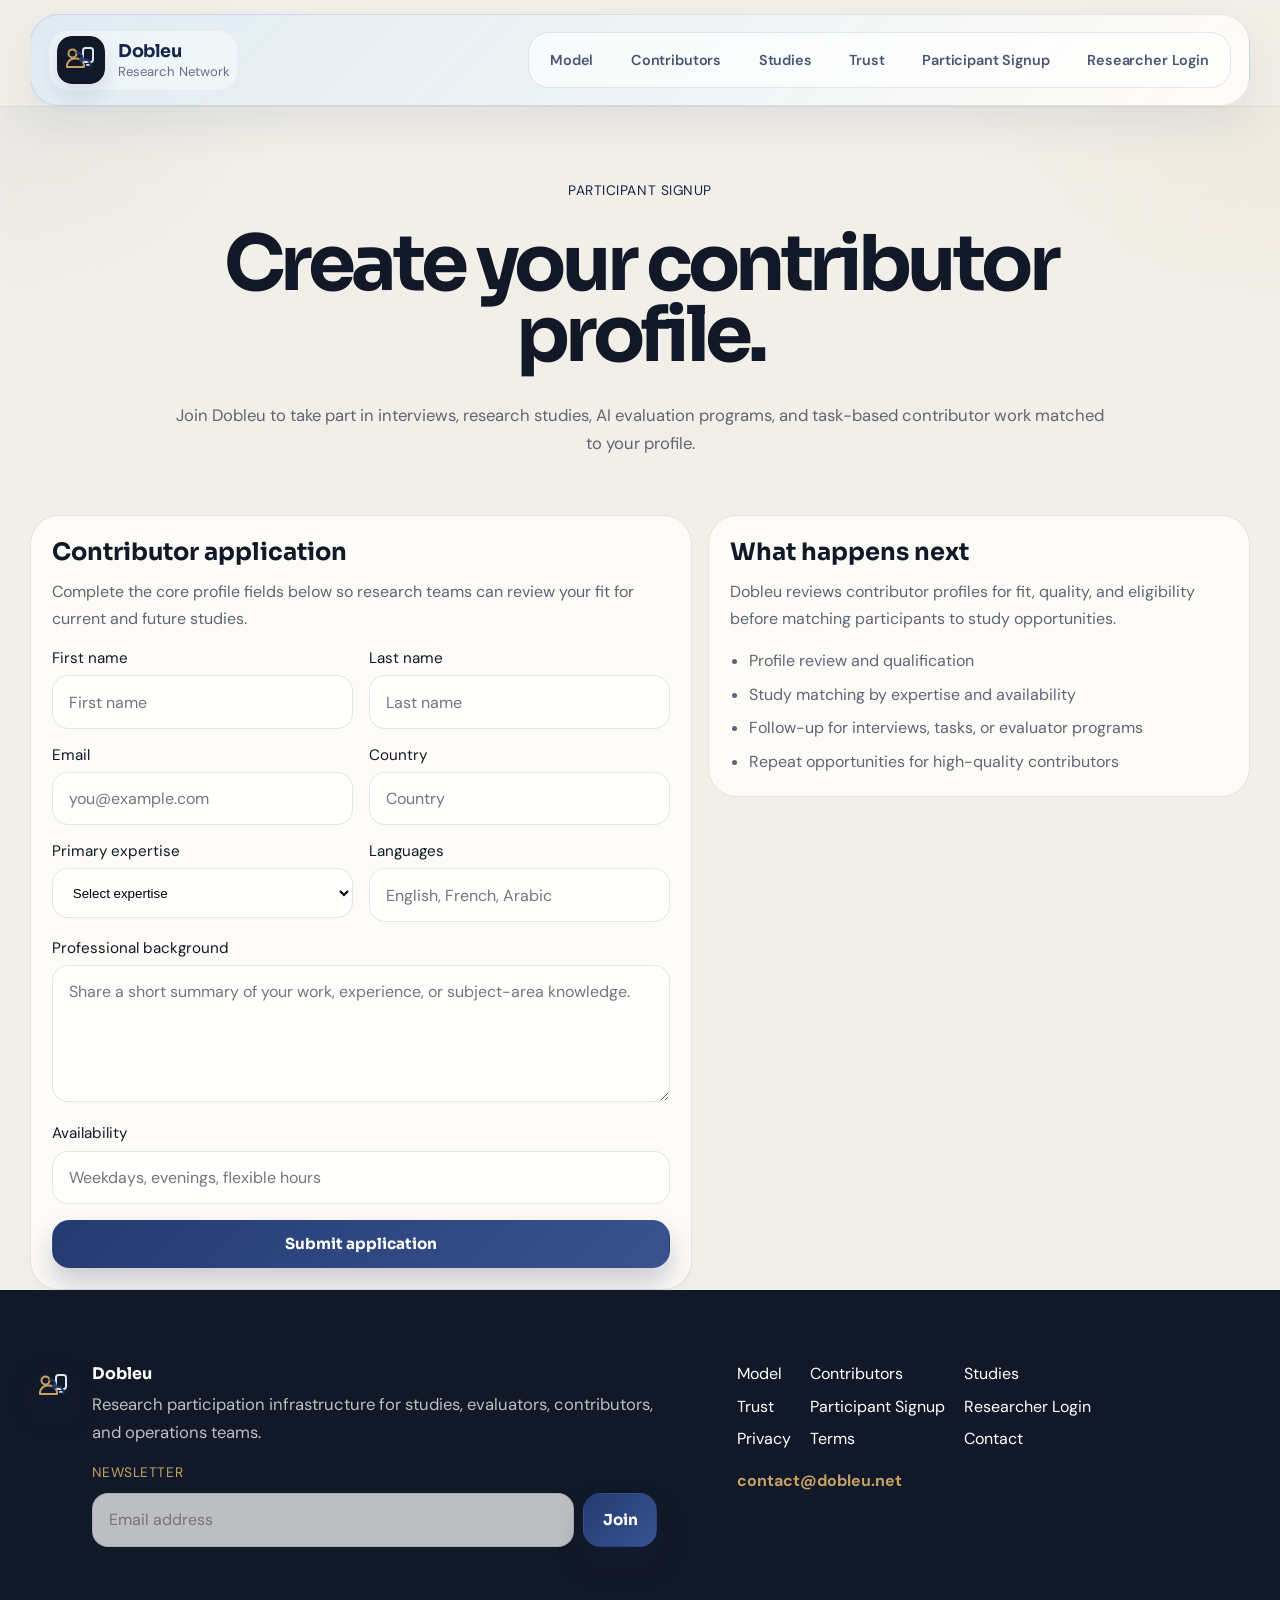
<file: participant-signup.html>
<!DOCTYPE html>
<html lang="en">
<head>
  <meta charset="UTF-8">
  <meta name="viewport" content="width=device-width, initial-scale=1.0">
  <meta name="description" content="Join Dobleu as a research participant and create a contributor profile for studies, interviews, and evaluation programs.">
  <title>Dobleu | Participant Signup</title>
  <link rel="preconnect" href="https://fonts.googleapis.com">
  <link rel="preconnect" href="https://fonts.gstatic.com" crossorigin>
  <link href="https://fonts.googleapis.com/css2?family=Sora:wght@500;600;700;800&family=DM+Sans:wght@400;500;700&display=swap" rel="stylesheet">
  <link rel="icon" href="logo-mark.svg" type="image/svg+xml">
  <link rel="stylesheet" href="style.css">
</head>
<body>
  <div class="site-chrome"></div>
  <header class="site-header">
    <div class="shell nav-shell">
      <a class="brand-link" href="./index.html" aria-label="Dobleu home">
        <img class="brand-mark" src="logo-mark.svg" alt="Dobleu logo">
        <div class="brand-copy">
          <span class="brand-name">Dobleu</span>
          <span class="brand-subtitle">Research Network</span>
        </div>
      </a>
      <nav class="main-nav" aria-label="Primary navigation">
        <a href="./index.html#model">Model</a>
        <a href="./index.html#contributors">Contributors</a>
        <a href="./index.html#studies">Studies</a>
        <a href="./index.html#trust">Trust</a>
        <a href="./participant-signup.html">Participant Signup</a>
        <a href="./researcher-login.html">Researcher Login</a>
      </nav>
    </div>
  </header>
  <main>
    <section class="page-hero">
      <div class="shell page-hero-shell">
        <div class="section-heading section-heading-tight">
          <span class="eyebrow">Participant Signup</span>
          <h1>Create your contributor profile.</h1>
          <p class="section-copy">Join Dobleu to take part in interviews, research studies, AI evaluation programs, and task-based contributor work matched to your profile.</p>
        </div>
      </div>
    </section>
    <section class="auth-stage">
      <div class="shell auth-shell">
        <article class="auth-panel">
          <h2>Contributor application</h2>
          <p>Complete the core profile fields below so research teams can review your fit for current and future studies.</p>
          <form class="auth-form" action="#" method="post">
            <div class="auth-grid-two">
              <label><span>First name</span><input type="text" name="first_name" placeholder="First name" required></label>
              <label><span>Last name</span><input type="text" name="last_name" placeholder="Last name" required></label>
            </div>
            <div class="auth-grid-two">
              <label><span>Email</span><input type="email" name="email" placeholder="you@example.com" required></label>
              <label><span>Country</span><input type="text" name="country" placeholder="Country" required></label>
            </div>
            <div class="auth-grid-two">
              <label>
                <span>Primary expertise</span>
                <select name="expertise" required>
                  <option value="">Select expertise</option>
                  <option>General participant</option>
                  <option>AI evaluator</option>
                  <option>Healthcare specialist</option>
                  <option>Finance specialist</option>
                  <option>Technical professional</option>
                  <option>Product user researcher</option>
                </select>
              </label>
              <label><span>Languages</span><input type="text" name="languages" placeholder="English, French, Arabic" required></label>
            </div>
            <label><span>Professional background</span><textarea name="background" rows="5" placeholder="Share a short summary of your work, experience, or subject-area knowledge." required></textarea></label>
            <label><span>Availability</span><input type="text" name="availability" placeholder="Weekdays, evenings, flexible hours" required></label>
            <button class="button button-solid" type="submit">Submit application</button>
          </form>
        </article>
        <aside class="auth-aside">
          <h2>What happens next</h2>
          <p>Dobleu reviews contributor profiles for fit, quality, and eligibility before matching participants to study opportunities.</p>
          <ul class="auth-list">
            <li>Profile review and qualification</li>
            <li>Study matching by expertise and availability</li>
            <li>Follow-up for interviews, tasks, or evaluator programs</li>
            <li>Repeat opportunities for high-quality contributors</li>
          </ul>
        </aside>
      </div>
    </section>
  </main>
  <footer class="site-footer">
    <div class="shell footer-shell">
      <div class="footer-brand">
        <img class="brand-mark" src="logo-mark.svg" alt="Dobleu logo">
        <div>
          <div class="footer-brand-text">
            <strong>Dobleu</strong>
            <p>Research participation infrastructure for studies, evaluators, contributors, and operations teams.</p>
          </div>
          <form class="footer-newsletter" action="#" method="post">
            <label for="participant-footer-newsletter-email">Newsletter</label>
            <div class="footer-newsletter-row">
              <input id="participant-footer-newsletter-email" type="email" name="footer-newsletter-email" placeholder="Email address" required>
              <button class="button button-solid" type="submit">Join</button>
            </div>
          </form>
        </div>
      </div>
      <div class="footer-links">
        <a href="./index.html#model">Model</a>
        <a href="./index.html#contributors">Contributors</a>
        <a href="./index.html#studies">Studies</a>
        <a href="./index.html#trust">Trust</a>
        <a href="./participant-signup.html">Participant Signup</a>
        <a href="./researcher-login.html">Researcher Login</a>
        <a href="./privacy.html">Privacy</a>
        <a href="./terms.html">Terms</a>
        <a href="./contact.html">Contact</a>
        <div class="footer-contact-meta">
          <a href="mailto:contact@dobleu.net">contact@dobleu.net</a>
         
        </div>
      </div>
    </div>
  </footer>
  <script src="script.js"></script>
</body>
</html>
</file>
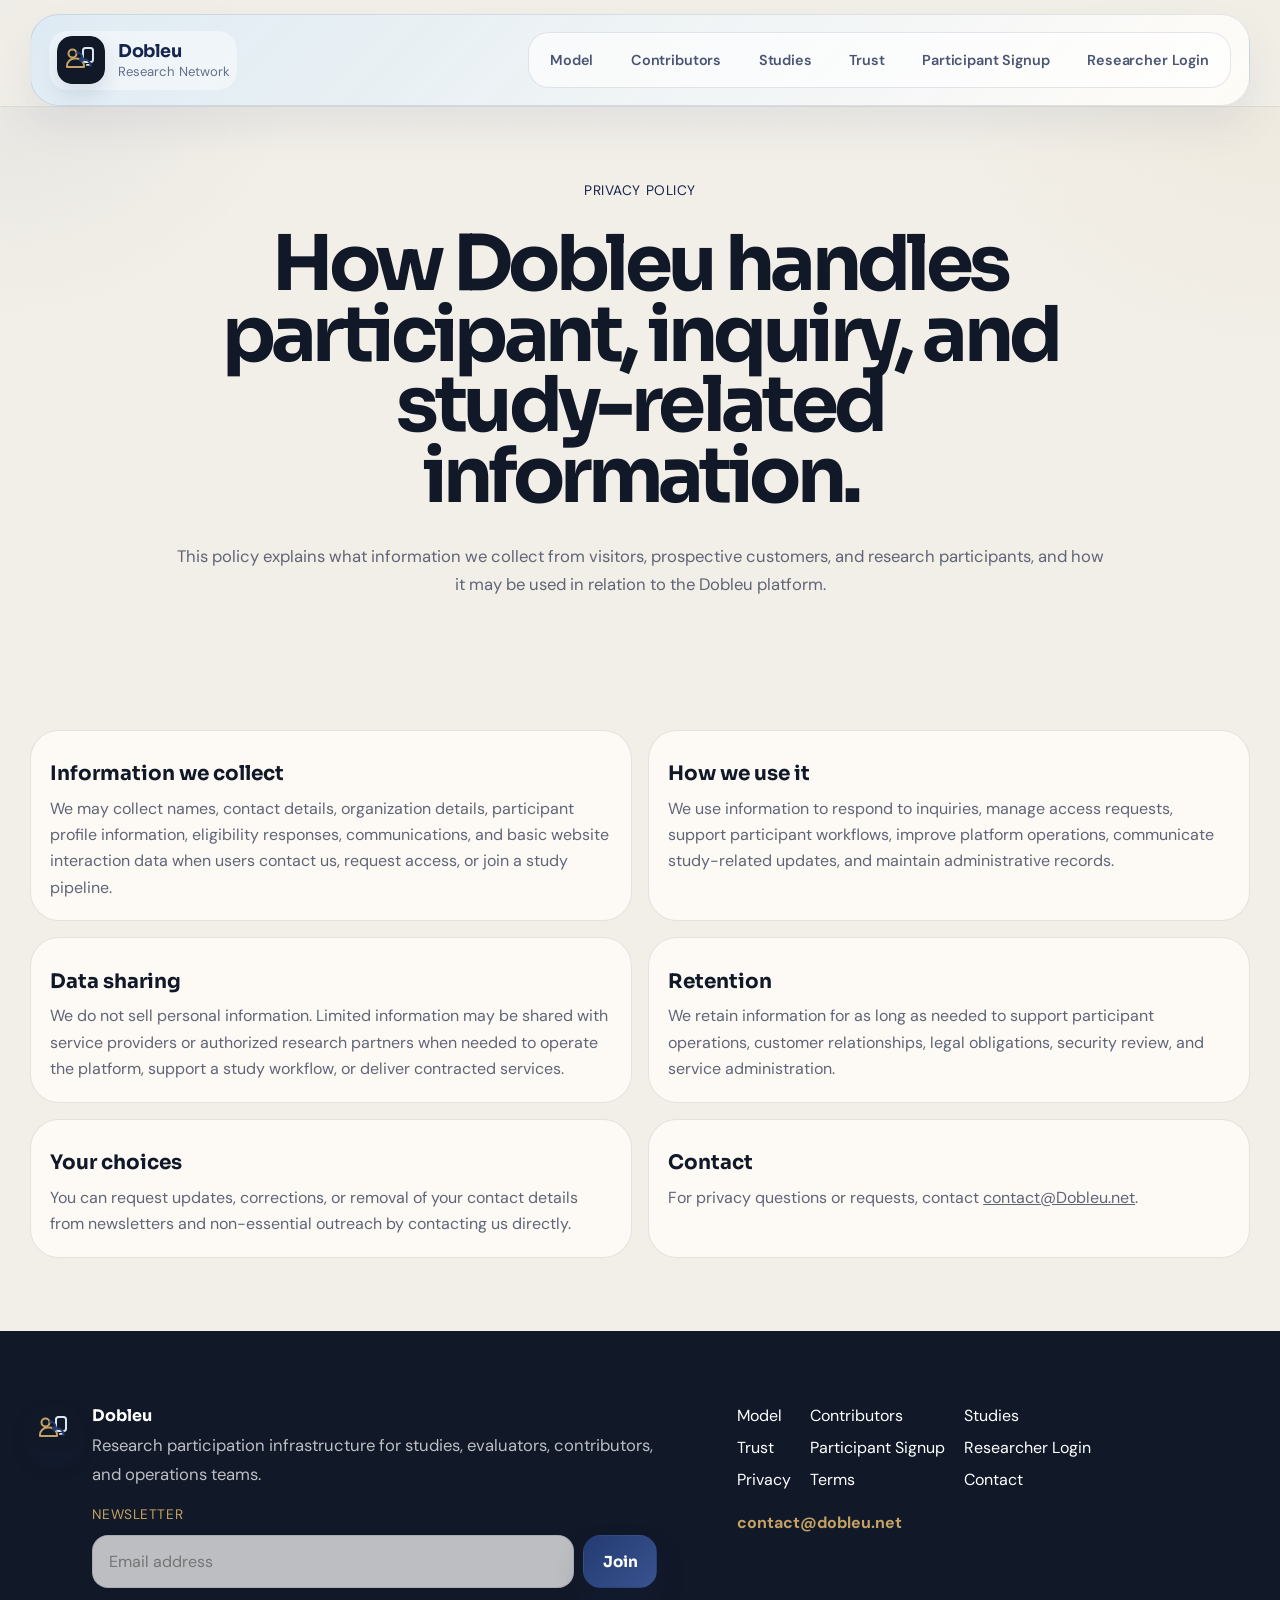
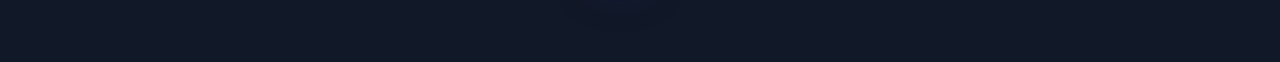
<file: privacy.html>
<!DOCTYPE html>
<html lang="en">
<head>
  <meta charset="UTF-8">
  <meta name="viewport" content="width=device-width, initial-scale=1.0">
  <meta name="description" content="Dobleu privacy policy for participants, research teams, and prospective customers.">
  <title>Dobleu | Privacy Policy</title>
  <link rel="preconnect" href="https://fonts.googleapis.com">
  <link rel="preconnect" href="https://fonts.gstatic.com" crossorigin>
  <link href="https://fonts.googleapis.com/css2?family=Sora:wght@500;600;700;800&family=DM+Sans:wght@400;500;700&display=swap" rel="stylesheet">
  <link rel="icon" href="logo-mark.svg" type="image/svg+xml">
  <link rel="stylesheet" href="style.css">
</head>
<body>
  <div class="site-chrome"></div>
  <header class="site-header">
    <div class="shell nav-shell">
      <a class="brand-link" href="./index.html" aria-label="Dobleu home">
        <img class="brand-mark" src="logo-mark.svg" alt="Dobleu logo">
        <div class="brand-copy">
          <span class="brand-name">Dobleu</span>
          <span class="brand-subtitle">Research Network</span>
        </div>
      </a>
      <nav class="main-nav" aria-label="Primary navigation">
        <a href="./index.html#model">Model</a>
        <a href="./index.html#contributors">Contributors</a>
        <a href="./index.html#studies">Studies</a>
        <a href="./index.html#trust">Trust</a>
        <a href="./participant-signup.html">Participant Signup</a>
        <a href="./researcher-login.html">Researcher Login</a>
      </nav>
    </div>
  </header>

  <main>
    <section class="page-hero">
      <div class="shell page-hero-shell">
        <div class="section-heading section-heading-tight">
          <span class="eyebrow">Privacy Policy</span>
          <h1>How Dobleu handles participant, inquiry, and study-related information.</h1>
          <p class="section-copy">This policy explains what information we collect from visitors, prospective customers, and research participants, and how it may be used in relation to the Dobleu platform.</p>
        </div>
      </div>
    </section>

    <section class="legal-stage">
      <div class="shell legal-shell">
        <article class="legal-card-panel">
          <h2>Information we collect</h2>
          <p>We may collect names, contact details, organization details, participant profile information, eligibility responses, communications, and basic website interaction data when users contact us, request access, or join a study pipeline.</p>
        </article>
        <article class="legal-card-panel">
          <h2>How we use it</h2>
          <p>We use information to respond to inquiries, manage access requests, support participant workflows, improve platform operations, communicate study-related updates, and maintain administrative records.</p>
        </article>
        <article class="legal-card-panel">
          <h2>Data sharing</h2>
          <p>We do not sell personal information. Limited information may be shared with service providers or authorized research partners when needed to operate the platform, support a study workflow, or deliver contracted services.</p>
        </article>
        <article class="legal-card-panel">
          <h2>Retention</h2>
          <p>We retain information for as long as needed to support participant operations, customer relationships, legal obligations, security review, and service administration.</p>
        </article>
        <article class="legal-card-panel">
          <h2>Your choices</h2>
          <p>You can request updates, corrections, or removal of your contact details from newsletters and non-essential outreach by contacting us directly.</p>
        </article>
        <article class="legal-card-panel">
          <h2>Contact</h2>
          <p>For privacy questions or requests, contact <a href="mailto:contact@Dobleu.net">contact@Dobleu.net</a>.</p>
        </article>
      </div>
    </section>
  </main>

  <footer class="site-footer">
    <div class="shell footer-shell">
      <div class="footer-brand">
        <img class="brand-mark" src="logo-mark.svg" alt="Dobleu logo">
        <div>
          <div class="footer-brand-text">
            <strong>Dobleu</strong>
            <p>Research participation infrastructure for studies, evaluators, contributors, and operations teams.</p>
          </div>
          <form class="footer-newsletter" action="#" method="post">
            <label for="privacy-footer-newsletter-email">Newsletter</label>
            <div class="footer-newsletter-row">
              <input id="privacy-footer-newsletter-email" type="email" name="footer-newsletter-email" placeholder="Email address" required>
              <button class="button button-solid" type="submit">Join</button>
            </div>
          </form>
        </div>
      </div>
      <div class="footer-links">
        <a href="./index.html#model">Model</a>
        <a href="./index.html#contributors">Contributors</a>
        <a href="./index.html#studies">Studies</a>
        <a href="./index.html#trust">Trust</a>
        <a href="./participant-signup.html">Participant Signup</a>
        <a href="./researcher-login.html">Researcher Login</a>
        <a href="./privacy.html">Privacy</a>
        <a href="./terms.html">Terms</a>
        <a href="./contact.html">Contact</a>
        <div class="footer-contact-meta">
          <a href="mailto:contact@Dobleu.net">contact@dobleu.net</a>
          
        </div>
      </div>
    </div>
  </footer>
</body>
</html>
</file>
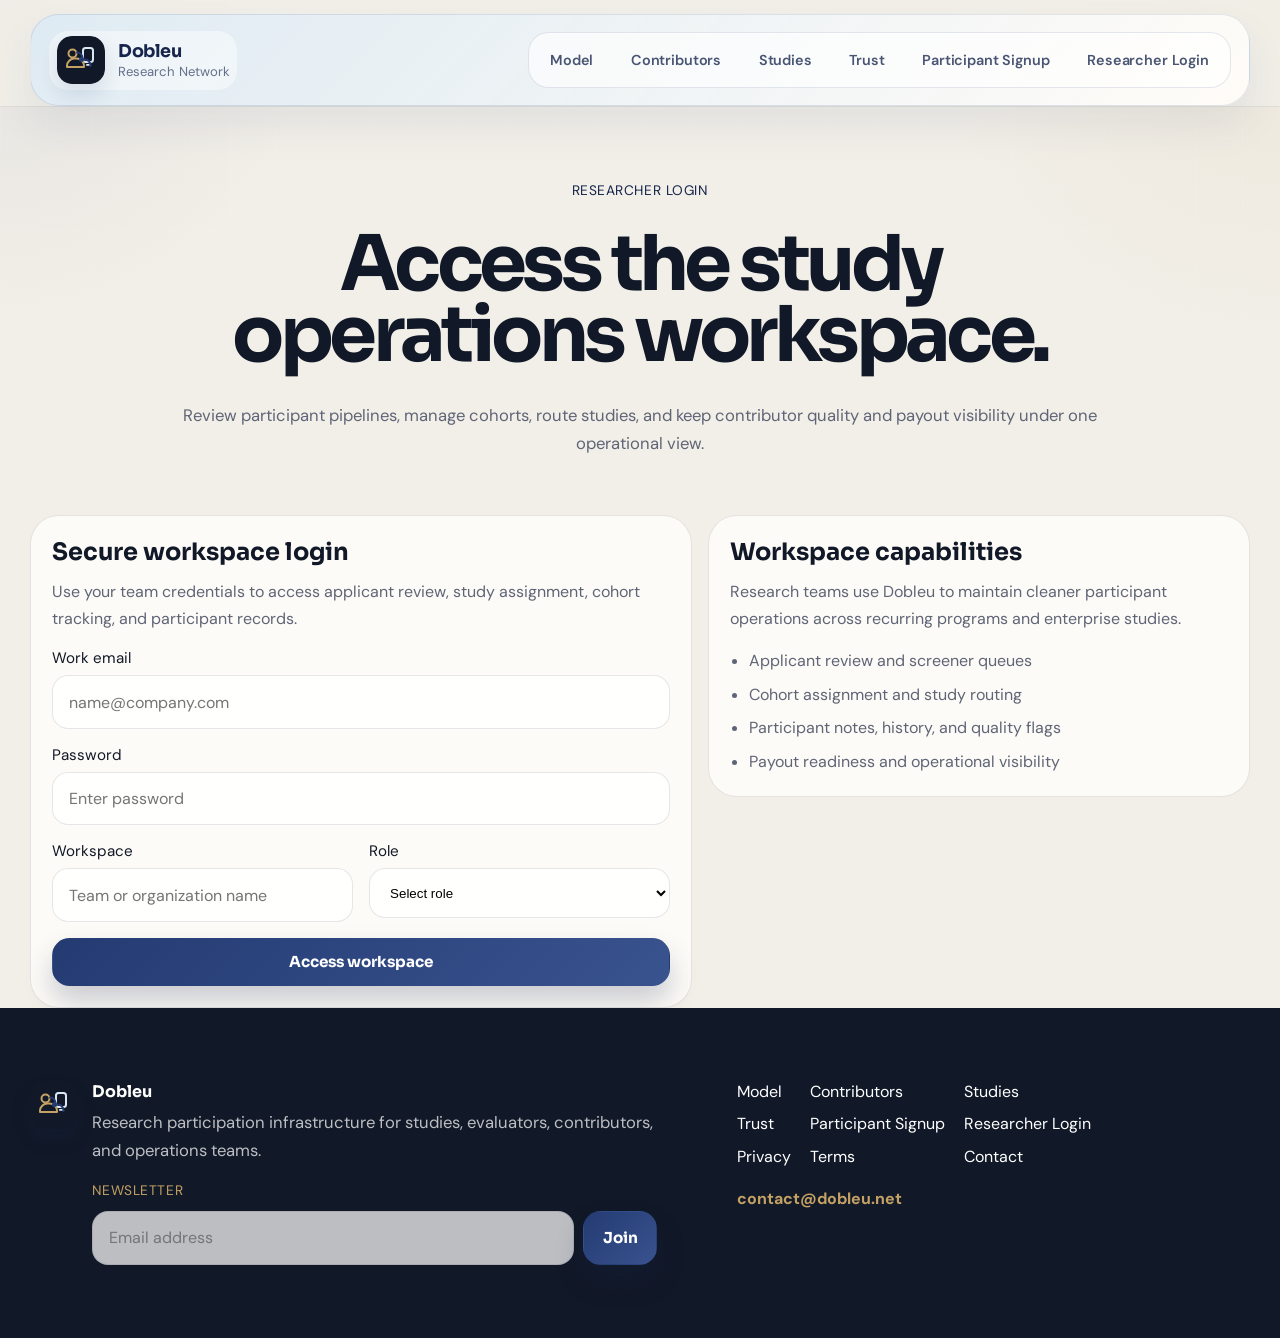
<file: researcher-login.html>
<!DOCTYPE html>
<html lang="en">
<head>
  <meta charset="UTF-8">
  <meta name="viewport" content="width=device-width, initial-scale=1.0">
  <meta name="description" content="Dobleu researcher login for study operations, cohort review, and participant workflow management.">
  <title>Dobleu | Researcher Login</title>
  <link rel="preconnect" href="https://fonts.googleapis.com">
  <link rel="preconnect" href="https://fonts.gstatic.com" crossorigin>
  <link href="https://fonts.googleapis.com/css2?family=Sora:wght@500;600;700;800&family=DM+Sans:wght@400;500;700&display=swap" rel="stylesheet">
  <link rel="icon" href="logo-mark.svg" type="image/svg+xml">
  <link rel="stylesheet" href="style.css">
</head>
<body>
  <div class="site-chrome"></div>
  <header class="site-header">
    <div class="shell nav-shell">
      <a class="brand-link" href="./index.html" aria-label="Dobleu home">
        <img class="brand-mark" src="logo-mark.svg" alt="Dobleu logo">
        <div class="brand-copy">
          <span class="brand-name">Dobleu</span>
          <span class="brand-subtitle">Research Network</span>
        </div>
      </a>
      <nav class="main-nav" aria-label="Primary navigation">
        <a href="./index.html#model">Model</a>
        <a href="./index.html#contributors">Contributors</a>
        <a href="./index.html#studies">Studies</a>
        <a href="./index.html#trust">Trust</a>
        <a href="./participant-signup.html">Participant Signup</a>
        <a href="./researcher-login.html">Researcher Login</a>
      </nav>
    </div>
  </header>
  <main>
    <section class="page-hero">
      <div class="shell page-hero-shell">
        <div class="section-heading section-heading-tight">
          <span class="eyebrow">Researcher Login</span>
          <h1>Access the study operations workspace.</h1>
          <p class="section-copy">Review participant pipelines, manage cohorts, route studies, and keep contributor quality and payout visibility under one operational view.</p>
        </div>
      </div>
    </section>
    <section class="auth-stage">
      <div class="shell auth-shell">
        <article class="auth-panel">
          <h2>Secure workspace login</h2>
          <p>Use your team credentials to access applicant review, study assignment, cohort tracking, and participant records.</p>
          <form class="auth-form" action="#" method="post">
            <label><span>Work email</span><input type="email" name="email" placeholder="name@company.com" required></label>
            <label><span>Password</span><input type="password" name="password" placeholder="Enter password" required></label>
            <div class="auth-grid-two">
              <label><span>Workspace</span><input type="text" name="workspace" placeholder="Team or organization name" required></label>
              <label>
                <span>Role</span>
                <select name="role" required>
                  <option value="">Select role</option>
                  <option>Research lead</option>
                  <option>Operations manager</option>
                  <option>Study coordinator</option>
                  <option>Evaluator program owner</option>
                </select>
              </label>
            </div>
            <button class="button button-solid" type="submit">Access workspace</button>
          </form>
        </article>
        <aside class="auth-aside">
          <h2>Workspace capabilities</h2>
          <p>Research teams use Dobleu to maintain cleaner participant operations across recurring programs and enterprise studies.</p>
          <ul class="auth-list">
            <li>Applicant review and screener queues</li>
            <li>Cohort assignment and study routing</li>
            <li>Participant notes, history, and quality flags</li>
            <li>Payout readiness and operational visibility</li>
          </ul>
        </aside>
      </div>
    </section>
  </main>
  <footer class="site-footer">
    <div class="shell footer-shell">
      <div class="footer-brand">
        <img class="brand-mark" src="logo-mark.svg" alt="Dobleu logo">
        <div>
          <div class="footer-brand-text">
            <strong>Dobleu</strong>
            <p>Research participation infrastructure for studies, evaluators, contributors, and operations teams.</p>
          </div>
          <form class="footer-newsletter" action="#" method="post">
            <label for="researcher-footer-newsletter-email">Newsletter</label>
            <div class="footer-newsletter-row">
              <input id="researcher-footer-newsletter-email" type="email" name="footer-newsletter-email" placeholder="Email address" required>
              <button class="button button-solid" type="submit">Join</button>
            </div>
          </form>
        </div>
      </div>
      <div class="footer-links">
        <a href="./index.html#model">Model</a>
        <a href="./index.html#contributors">Contributors</a>
        <a href="./index.html#studies">Studies</a>
        <a href="./index.html#trust">Trust</a>
        <a href="./participant-signup.html">Participant Signup</a>
        <a href="./researcher-login.html">Researcher Login</a>
        <a href="./privacy.html">Privacy</a>
        <a href="./terms.html">Terms</a>
        <a href="./contact.html">Contact</a>
        <div class="footer-contact-meta">
          <a href="mailto:contact@dobleu.net">contact@dobleu.net</a>
        
        </div>
      </div>
    </div>
  </footer>
  <script src="script.js"></script>
</body>
</html>
</file>
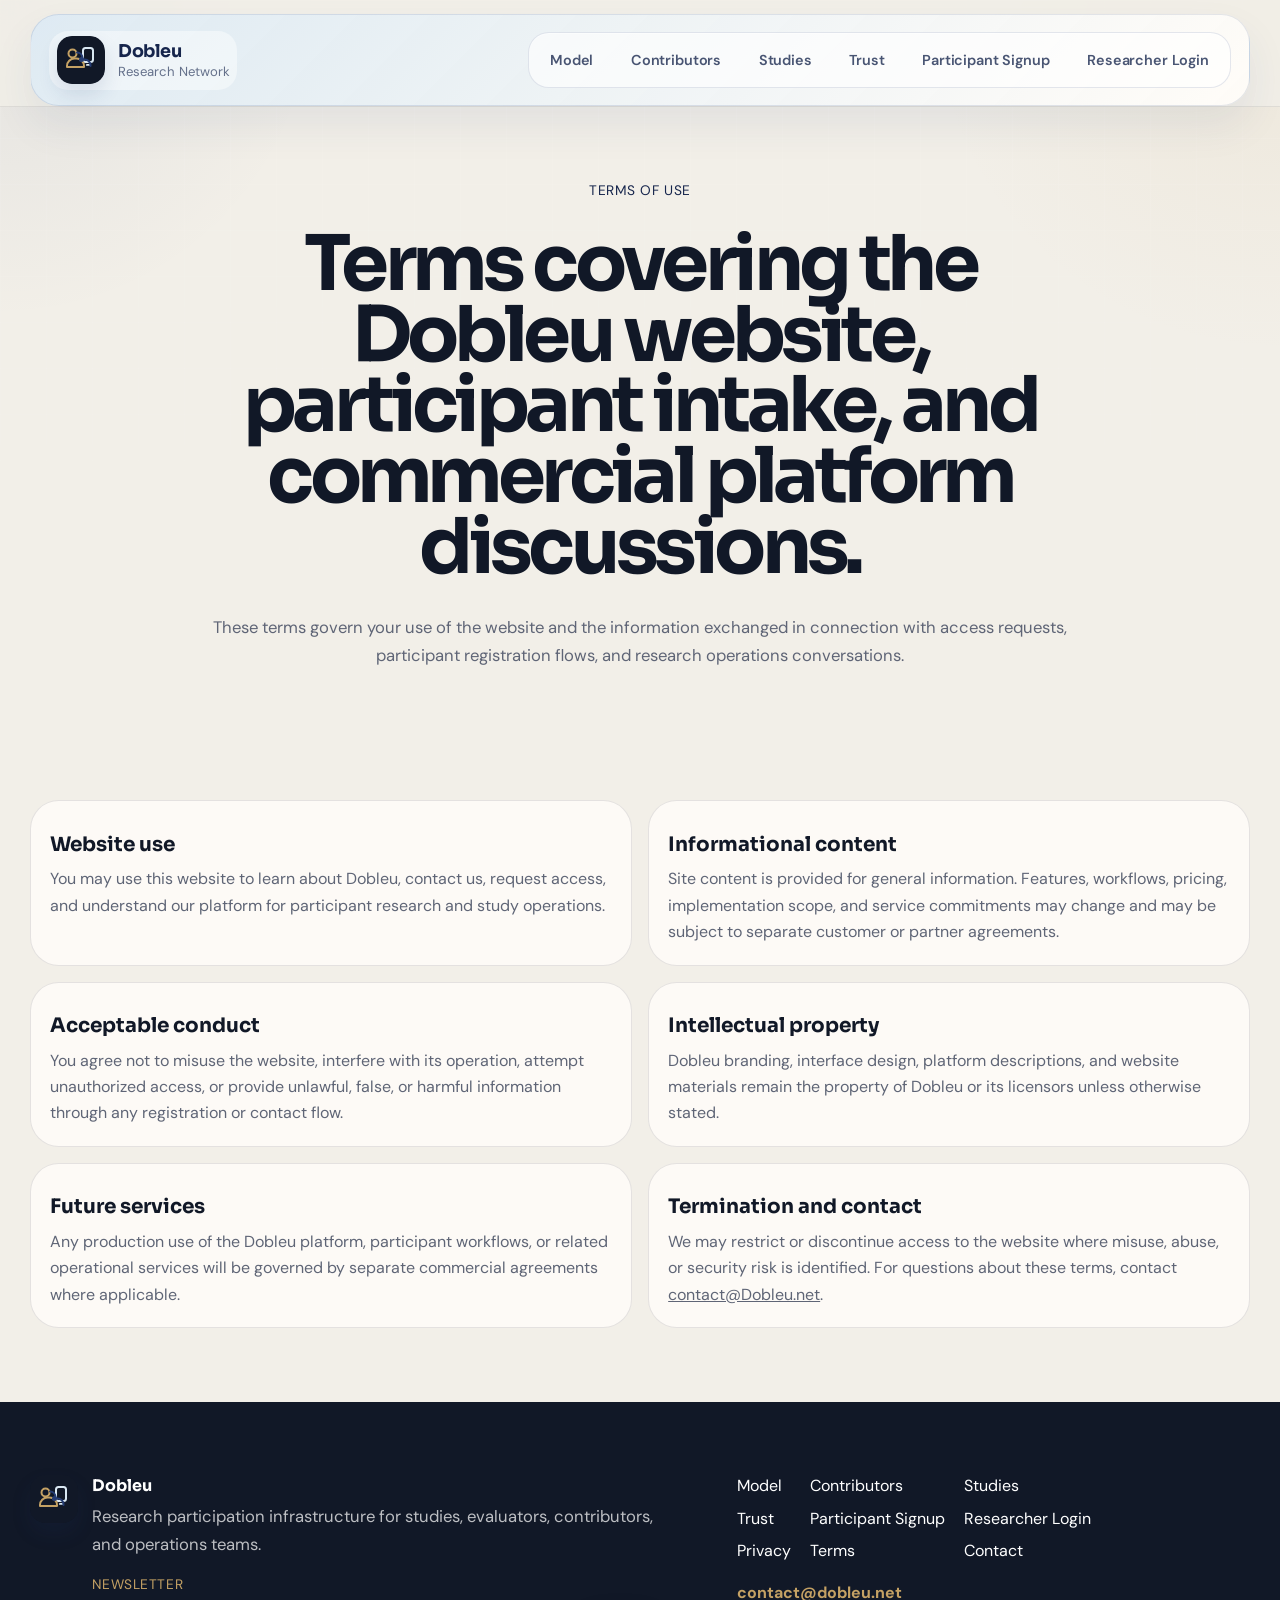
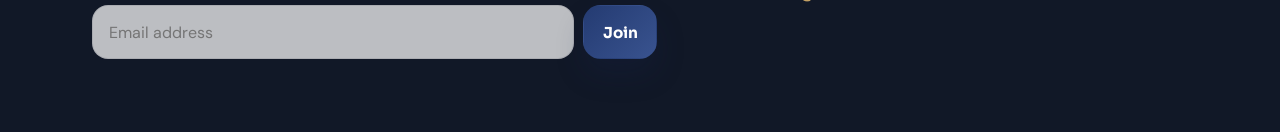
<file: terms.html>
<!DOCTYPE html>
<html lang="en">
<head>
  <meta charset="UTF-8">
  <meta name="viewport" content="width=device-width, initial-scale=1.0">
  <meta name="description" content="Dobleu terms for website visitors, participant intake, and research operations platform usage.">
  <title>Dobleu | Terms of Use</title>
  <link rel="preconnect" href="https://fonts.googleapis.com">
  <link rel="preconnect" href="https://fonts.gstatic.com" crossorigin>
  <link href="https://fonts.googleapis.com/css2?family=Sora:wght@500;600;700;800&family=DM+Sans:wght@400;500;700&display=swap" rel="stylesheet">
  <link rel="icon" href="logo-mark.svg" type="image/svg+xml">
  <link rel="stylesheet" href="style.css">
</head>
<body>
  <div class="site-chrome"></div>
  <header class="site-header">
    <div class="shell nav-shell">
      <a class="brand-link" href="./index.html" aria-label="Dobleu home">
        <img class="brand-mark" src="logo-mark.svg" alt="Dobleu logo">
        <div class="brand-copy">
          <span class="brand-name">Dobleu</span>
          <span class="brand-subtitle">Research Network</span>
        </div>
      </a>
      <nav class="main-nav" aria-label="Primary navigation">
        <a href="./index.html#model">Model</a>
        <a href="./index.html#contributors">Contributors</a>
        <a href="./index.html#studies">Studies</a>
        <a href="./index.html#trust">Trust</a>
        <a href="./participant-signup.html">Participant Signup</a>
        <a href="./researcher-login.html">Researcher Login</a>
      </nav>
    </div>
  </header>

  <main>
    <section class="page-hero">
      <div class="shell page-hero-shell">
        <div class="section-heading section-heading-tight">
          <span class="eyebrow">Terms of Use</span>
          <h1>Terms covering the Dobleu website, participant intake, and commercial platform discussions.</h1>
          <p class="section-copy">These terms govern your use of the website and the information exchanged in connection with access requests, participant registration flows, and research operations conversations.</p>
        </div>
      </div>
    </section>

    <section class="legal-stage">
      <div class="shell legal-shell">
        <article class="legal-card-panel">
          <h2>Website use</h2>
          <p>You may use this website to learn about Dobleu, contact us, request access, and understand our platform for participant research and study operations.</p>
        </article>
        <article class="legal-card-panel">
          <h2>Informational content</h2>
          <p>Site content is provided for general information. Features, workflows, pricing, implementation scope, and service commitments may change and may be subject to separate customer or partner agreements.</p>
        </article>
        <article class="legal-card-panel">
          <h2>Acceptable conduct</h2>
          <p>You agree not to misuse the website, interfere with its operation, attempt unauthorized access, or provide unlawful, false, or harmful information through any registration or contact flow.</p>
        </article>
        <article class="legal-card-panel">
          <h2>Intellectual property</h2>
          <p>Dobleu branding, interface design, platform descriptions, and website materials remain the property of Dobleu or its licensors unless otherwise stated.</p>
        </article>
        <article class="legal-card-panel">
          <h2>Future services</h2>
          <p>Any production use of the Dobleu platform, participant workflows, or related operational services will be governed by separate commercial agreements where applicable.</p>
        </article>
        <article class="legal-card-panel">
          <h2>Termination and contact</h2>
          <p>We may restrict or discontinue access to the website where misuse, abuse, or security risk is identified. For questions about these terms, contact <a href="mailto:contact@Dobleu.net">contact@Dobleu.net</a>.</p>
        </article>
      </div>
    </section>
  </main>

  <footer class="site-footer">
    <div class="shell footer-shell">
      <div class="footer-brand">
        <img class="brand-mark" src="logo-mark.svg" alt="Dobleu logo">
        <div>
          <div class="footer-brand-text">
            <strong>Dobleu</strong>
            <p>Research participation infrastructure for studies, evaluators, contributors, and operations teams.</p>
          </div>
          <form class="footer-newsletter" action="#" method="post">
            <label for="terms-footer-newsletter-email">Newsletter</label>
            <div class="footer-newsletter-row">
              <input id="terms-footer-newsletter-email" type="email" name="footer-newsletter-email" placeholder="Email address" required>
              <button class="button button-solid" type="submit">Join</button>
            </div>
          </form>
        </div>
      </div>
      <div class="footer-links">
        <a href="./index.html#model">Model</a>
        <a href="./index.html#contributors">Contributors</a>
        <a href="./index.html#studies">Studies</a>
        <a href="./index.html#trust">Trust</a>
        <a href="./participant-signup.html">Participant Signup</a>
        <a href="./researcher-login.html">Researcher Login</a>
        <a href="./privacy.html">Privacy</a>
        <a href="./terms.html">Terms</a>
        <a href="./contact.html">Contact</a>
        <div class="footer-contact-meta">
          <a href="mailto:contact@dobleu.net">contact@dobleu.net</a>
         
        </div>
      </div>
    </div>
  </footer>
</body>
</html>
</file>
<file: style.css>
:root {
  --bg: #f2efe8;
  --surface: #fffcf7;
  --surface-2: #ebe3d7;
  --ink: #111827;
  --muted: #5f6576;
  --line: rgba(15, 18, 32, 0.1);
  --violet: #243b72;
  --violet-deep: #16254c;
  --pink: #92724d;
  --cyan: #d9e7f2;
  --gold: #c4a164;
  --night: #111827;
  --night-2: #1b2740;
  --white: #ffffff;
}

*,
*::before,
*::after {
  box-sizing: border-box;
}

html {
  scroll-behavior: smooth;
}

body {
  margin: 0;
  font-family: "DM Sans", sans-serif;
  color: var(--ink);
  background:
    radial-gradient(circle at top left, rgba(36, 59, 114, 0.07), transparent 20rem),
    radial-gradient(circle at top right, rgba(196, 161, 100, 0.1), transparent 22rem),
    var(--bg);
}

img {
  display: block;
  max-width: 100%;
}

a {
  color: inherit;
}

button,
input,
textarea {
  font: inherit;
}

h1,
h2,
h3,
strong,
.brand-name,
.button {
  font-family: "Sora", sans-serif;
  font-weight: 700;
}

h1,
h2,
h3,
p {
  margin: 0;
}

.shell {
  width: min(1220px, calc(100% - 2rem));
  margin: 0 auto;
}

.site-chrome {
  position: fixed;
  inset: 0;
  pointer-events: none;
  background:
    linear-gradient(rgba(255, 255, 255, 0.26) 1px, transparent 1px),
    linear-gradient(90deg, rgba(255, 255, 255, 0.26) 1px, transparent 1px);
  background-size: 46px 46px;
  mask-image: linear-gradient(180deg, rgba(0, 0, 0, 0.4), transparent 82%);
  z-index: 0;
}

.site-header,
main,
.site-footer {
  position: relative;
  z-index: 1;
}

.site-header {
  position: sticky;
  top: 0;
  z-index: 30;
  padding-top: 0.9rem;
  background: rgba(242, 239, 232, 0.86);
  backdrop-filter: blur(18px);
  border-bottom: 1px solid rgba(15, 18, 32, 0.08);
}

.nav-shell {
  display: flex;
  align-items: center;
  justify-content: space-between;
  gap: 1.1rem;
  min-height: 5.6rem;
  padding: 0.95rem 1.15rem;
  border: 1px solid rgba(36, 59, 114, 0.12);
  border-radius: 1.8rem;
  background:
    linear-gradient(135deg, rgba(217, 231, 242, 0.85), rgba(255, 252, 247, 0.92)),
    rgba(255, 255, 255, 0.88);
  box-shadow: 0 20px 40px rgba(36, 59, 114, 0.08);
}

.brand-link,
.brand-copy {
  display: flex;
  align-items: center;
}

.brand-link {
  gap: 0.85rem;
  text-decoration: none;
  padding: 0.35rem 0.45rem;
  border-radius: 1.2rem;
  background: rgba(255, 255, 255, 0.42);
}

.brand-mark {
  width: 3rem;
  height: 3rem;
  border-radius: 0.95rem;
  box-shadow: 0 10px 20px rgba(36, 59, 114, 0.12);
}

.brand-copy {
  flex-direction: column;
  align-items: flex-start;
  gap: 0.1rem;
}

.brand-name {
  font-size: 1.1rem;
  color: var(--violet-deep);
  letter-spacing: -0.03em;
}

.brand-subtitle {
  color: rgba(22, 37, 76, 0.64);
  font-size: 0.82rem;
}

.main-nav {
  display: flex;
  align-items: center;
  gap: 0.45rem;
  padding: 0.35rem;
  border: 1px solid rgba(36, 59, 114, 0.12);
  border-radius: 1.3rem;
  background: rgba(255, 255, 255, 0.62);
  box-shadow: inset 0 1px 0 rgba(255, 255, 255, 0.45);
}

.main-nav a,
.footer-links a {
  text-decoration: none;
}

.main-nav a {
  padding: 0.78rem 0.95rem;
  border-radius: 0.95rem;
  color: rgba(22, 37, 76, 0.78);
  font-size: 0.9rem;
  font-weight: 600;
  letter-spacing: -0.01em;
  transition: background-color 160ms ease, color 160ms ease, transform 160ms ease, box-shadow 160ms ease;
}

.main-nav a:hover,
.main-nav a:focus-visible {
  color: var(--violet-deep);
  background: rgba(217, 231, 242, 0.92);
  box-shadow: inset 0 0 0 1px rgba(36, 59, 114, 0.08);
  transform: translateY(-1px);
}

.button {
  display: inline-flex;
  align-items: center;
  justify-content: center;
  min-height: 3rem;
  padding: 0 1.15rem;
  border-radius: 1.1rem;
  border: 1px solid transparent;
  text-decoration: none;
  font-size: 0.95rem;
}

.button-solid {
  color: var(--white);
  background: linear-gradient(135deg, var(--violet), #39538f);
  box-shadow: 0 16px 28px rgba(22, 37, 76, 0.22);
}

.site-header .button-solid {
  min-height: 3.1rem;
  padding: 0 1.35rem;
  border-radius: 1rem;
  background: linear-gradient(135deg, #243b72, #39538f);
  box-shadow: 0 14px 28px rgba(36, 59, 114, 0.2);
}

.button-outline {
  color: var(--ink);
  background: rgba(255, 255, 255, 0.7);
  border-color: var(--line);
}

.button-outline-dark {
  color: var(--white);
  background: rgba(255, 255, 255, 0.06);
  border-color: rgba(255, 255, 255, 0.18);
}

.eyebrow,
.mini-label,
.footer-newsletter label,
.newsletter-panel span,
.contact-form-panel span {
  display: inline-block;
  font-size: 0.86rem;
  letter-spacing: 0.04em;
  text-transform: uppercase;
}

.eyebrow,
.mini-label {
  color: var(--violet-deep);
}

.hero-grid,
.platform-stage,
.contributors-stage,
.studies-stage,
.insight-stage,
.trust-stage,
.subscribe-stage,
.close-stage,
.page-hero,
.contact-stage,
.legal-stage,
.site-footer {
  padding: 4.6rem 0;
}

.hero-shell {
  display: grid;
  gap: 1.5rem;
  align-items: start;
  max-width: 74rem;
}

.hero-surface {
  position: relative;
  overflow: hidden;
  min-height: 38rem;
  border: 1px solid rgba(15, 18, 32, 0.08);
  border-radius: 2.4rem;
  background: #cfd6df;
  box-shadow: 0 30px 70px rgba(32, 39, 69, 0.16);
}

.hero-background-image {
  width: 100%;
  height: 100%;
  min-height: 38rem;
  object-fit: cover;
}

.hero-surface-overlay {
  position: absolute;
  inset: 0;
  display: grid;
  place-items: center;
  padding: 2rem;
  background:
    linear-gradient(180deg, rgba(15, 18, 32, 0.18), transparent 30%),
    linear-gradient(180deg, transparent 28%, rgba(15, 18, 32, 0.8));
}

.hero-copy {
  padding-top: 0;
  max-width: 52rem;
  margin: 0 auto;
  text-align: center;
  color: var(--white);
}

.hero-copy .eyebrow,
.section-heading .eyebrow {
  margin-bottom: 1rem;
}

.hero-copy h1,
.page-hero h1 {
  font-size: clamp(3rem, 6vw, 5.4rem);
  line-height: 0.92;
  letter-spacing: -0.06em;
  margin-bottom: 1rem;
}

.hero-intro,
.section-copy,
.close-actions p,
.footer-brand p {
  color: var(--muted);
  line-height: 1.7;
  font-size: 1.04rem;
}

.hero-copy .eyebrow,
.hero-copy .hero-intro,
.hero-copy h1 {
  color: var(--white);
}

.hero-copy .eyebrow {
  color: rgba(255, 255, 255, 0.76);
}

.hero-copy .hero-intro {
  max-width: 42rem;
  color: rgba(255, 255, 255, 0.82);
}

.hero-actions {
  display: flex;
  justify-content: center;
  gap: 0.85rem;
  margin-top: 1.7rem;
}

.hero-copy .button-outline {
  color: var(--white);
  background: rgba(255, 255, 255, 0.12);
  border-color: rgba(255, 255, 255, 0.24);
}

.tile,
.contributor-card,
.study-board,
.trust-card,
.newsletter-panel,
.contact-brief,
.contact-form-panel,
.legal-card-panel {
  border-radius: 1.8rem;
}

.tile,
.contributor-card,
.study-board,
.trust-card,
.newsletter-panel,
.contact-brief,
.contact-form-panel,
.legal-card-panel {
  border: 1px solid var(--line);
  background: rgba(255, 253, 249, 0.8);
}

.platform-photo img,
.contact-hero-image {
  width: 100%;
  height: 100%;
  object-fit: cover;
}

.card-image {
  width: 100%;
  height: auto;
  object-fit: cover;
}

.hero-proof {
  display: grid;
  grid-template-columns: repeat(3, minmax(0, 1fr));
  gap: 1rem;
}

.hero-proof-item {
  padding: 1rem 1.05rem;
  border: 1px solid var(--line);
  border-radius: 1.35rem;
  background: rgba(255, 255, 255, 0.56);
}

.hero-proof-item strong {
  display: block;
  margin-bottom: 0.35rem;
  font-size: 1rem;
}

.hero-proof-item span {
  color: var(--muted);
  line-height: 1.55;
  font-size: 0.95rem;
}

.hero-proof-navy {
  background: linear-gradient(180deg, #21355f, #182846);
  border-color: #21355f;
}

.hero-proof-slate {
  background: linear-gradient(180deg, #56657d, #455265);
  border-color: #56657d;
}

.hero-proof-gold {
  background: linear-gradient(180deg, #d3bc90, #c4a164);
  border-color: #c4a164;
}

.hero-proof-navy strong,
.hero-proof-slate strong,
.hero-proof-gold strong {
  color: var(--white);
}

.hero-proof-navy span,
.hero-proof-slate span {
  color: rgba(255, 255, 255, 0.84);
}

.hero-proof-gold strong,
.hero-proof-gold span {
  color: var(--ink);
}

.section-heading {
  display: grid;
  gap: 0.9rem;
  margin-bottom: 1.6rem;
  justify-items: center;
  text-align: center;
}

.section-heading h2 {
  font-size: clamp(2.25rem, 4.2vw, 3.5rem);
  line-height: 0.98;
  letter-spacing: -0.05em;
}

.section-heading-tight {
  max-width: 58rem;
  margin-left: auto;
  margin-right: auto;
}

.section-heading-wide {
  max-width: 66rem;
  margin-left: auto;
  margin-right: auto;
}

.platform-frame {
  display: grid;
  grid-template-columns: minmax(0, 0.9fr) minmax(300px, 0.92fr) minmax(0, 0.9fr);
  gap: 1rem;
  align-items: stretch;
}

.platform-column {
  display: grid;
  gap: 1rem;
}

.tile {
  padding: 1.2rem;
  min-height: 15rem;
}

.tile h3,
.contributor-card h3,
.trust-card strong,
.study-row strong,
.contact-brief h2,
.legal-card-panel h2 {
  margin: 0.7rem 0 0.6rem;
  font-size: 1.25rem;
}

.tile p,
.contributor-card p,
.trust-card p,
.contact-list,
.contact-note a,
.legal-card-panel p {
  color: var(--muted);
  line-height: 1.65;
}

.tile-cream {
  background: linear-gradient(180deg, #fff7eb, #fffdf9);
}

.tile-lilac {
  background: linear-gradient(180deg, #eef2f8, #fffdf9);
}

.tile-sky {
  background: linear-gradient(180deg, #edf4f8, #fffdf9);
}

.tile-ink {
  background: linear-gradient(180deg, #1d2943, #111827);
  color: var(--white);
}

.tile-ink .mini-label,
.tile-ink p {
  color: rgba(255, 255, 255, 0.75);
}

.platform-center {
  min-height: 100%;
}

.platform-photo {
  height: 100%;
  min-height: 32rem;
  overflow: hidden;
  border-radius: 2rem 2rem 5rem 2rem;
  box-shadow: 0 24px 48px rgba(32, 39, 69, 0.14);
}

.contributors-shell {
  display: grid;
  gap: 1rem;
}

.contributors-grid {
  display: grid;
  grid-template-columns: repeat(3, minmax(0, 1fr));
  gap: 1rem;
}

.contributor-card {
  overflow: hidden;
  padding: 0 0 1.2rem;
}

.card-image {
  aspect-ratio: 16 / 11;
}

.contributor-card h3,
.contributor-card p {
  padding: 0 1.2rem;
}

.studies-shell {
  display: grid;
  gap: 1rem;
}

.study-board {
  overflow: hidden;
  padding: 0.3rem 1.2rem;
}

.study-row {
  display: grid;
  grid-template-columns: minmax(0, 1.4fr) minmax(180px, 1fr) 110px;
  gap: 0.8rem;
  align-items: center;
  padding: 1rem 0;
  border-bottom: 1px solid var(--line);
}

.study-row:last-child {
  border-bottom: 0;
}

.study-row-head {
  color: var(--muted);
  font-size: 0.9rem;
}

.study-row em {
  justify-self: start;
  padding: 0.5rem 0.8rem 0.42rem;
  border-radius: 999px;
  background: rgba(113, 88, 255, 0.12);
  color: var(--violet-deep);
  font-style: normal;
  font-size: 0.82rem;
}

.trust-layout {
  display: grid;
  grid-template-columns: 1.2fr repeat(3, 1fr);
  gap: 1rem;
}

.insight-shell {
  display: grid;
  gap: 1rem;
}

.insight-layout {
  display: grid;
  grid-template-columns: minmax(0, 1.05fr) minmax(0, 1.15fr);
  gap: 1rem;
  align-items: stretch;
}

.insight-summary,
.insight-card {
  padding: 1.3rem;
  border: 1px solid var(--line);
  border-radius: 1.8rem;
}

.insight-summary {
  background: linear-gradient(180deg, #1d2943, #111827);
  color: var(--white);
}

.insight-summary .mini-label,
.insight-summary p,
.insight-summary .insight-metrics span {
  color: rgba(255, 255, 255, 0.76);
}

.insight-summary h3,
.insight-card h3 {
  margin: 0.7rem 0 0.65rem;
  font-size: 1.35rem;
}

.insight-summary p,
.insight-card p {
  line-height: 1.7;
}

.insight-metrics {
  display: grid;
  gap: 0.9rem;
  margin-top: 1.3rem;
}

.insight-metrics div {
  display: grid;
  gap: 0.35rem;
  padding-top: 0.9rem;
  border-top: 1px solid rgba(255, 255, 255, 0.12);
}

.insight-metrics strong {
  font-size: 1rem;
}

.insight-cards {
  display: grid;
  grid-template-columns: repeat(2, minmax(0, 1fr));
  gap: 1rem;
}

.insight-card {
  background: linear-gradient(180deg, #fffdf9, #f8f3eb);
}

.insight-card-highlight {
  grid-column: 1 / -1;
  background: linear-gradient(135deg, #e8eef7, #fffdf9);
}

.insight-card p {
  color: var(--muted);
}

.trust-card {
  padding: 1.2rem;
}

.trust-card-dark {
  background: linear-gradient(180deg, #233352, #111827);
  color: var(--white);
  border-color: rgba(255, 255, 255, 0.06);
}

.access-stage {
  padding: 0 0 4.6rem;
}

.access-shell {
  display: grid;
  grid-template-columns: repeat(2, minmax(0, 1fr));
  gap: 1rem;
}

.access-card {
  padding: 1.4rem;
  border: 1px solid var(--line);
  border-radius: 1.8rem;
}

.access-card h3 {
  margin: 0.7rem 0;
  font-size: 1.4rem;
}

.access-card p {
  margin-bottom: 1rem;
  color: var(--muted);
  line-height: 1.7;
}

.access-card-participant {
  background: linear-gradient(180deg, #fffaf3, #fffdf9);
}

.access-card-researcher {
  background: linear-gradient(180deg, #1b2740, #111827);
  border-color: rgba(255, 255, 255, 0.06);
  color: var(--white);
}

.access-card-researcher .mini-label,
.access-card-researcher p {
  color: rgba(255, 255, 255, 0.76);
}

.trust-card-dark .mini-label,
.trust-card-dark p {
  color: rgba(255, 255, 255, 0.75);
}

.subscribe-shell {
  display: grid;
  grid-template-columns: minmax(0, 1fr) minmax(300px, 0.62fr);
  gap: 1rem;
  align-items: end;
}

.newsletter-panel,
.contact-form-panel,
.legal-card-panel,
.contact-brief {
  padding: 1.2rem;
}

.newsletter-panel,
.footer-newsletter {
  display: grid;
  gap: 0.75rem;
}

.newsletter-panel input,
.footer-newsletter input,
.contact-form-panel input,
.contact-form-panel textarea {
  width: 100%;
  min-height: 3rem;
  padding: 0.95rem 1rem;
  border-radius: 1rem;
  border: 1px solid var(--line);
  background: rgba(255, 255, 255, 0.72);
}

.close-shell {
  display: grid;
  grid-template-columns: minmax(0, 0.92fr) minmax(260px, 0.8fr);
  gap: 1rem;
  align-items: end;
}

.subscribe-stage .close-shell {
  grid-template-columns: 1fr;
  justify-items: center;
  align-items: center;
}

.close-shell h2 {
  font-size: clamp(2.1rem, 4vw, 3rem);
  line-height: 1.02;
  letter-spacing: -0.05em;
}

.close-actions {
  display: grid;
  gap: 1rem;
}

.affiliate-stage {
  display: grid;
  justify-items: center;
  gap: 1.25rem;
  width: min(100%, 58rem);
}

.affiliate-stage h2 {
  font-size: clamp(2.1rem, 4vw, 3rem);
  line-height: 1.02;
  letter-spacing: -0.05em;
  text-align: center;
}

.affiliate-panel {
  display: grid;
  grid-template-columns: repeat(2, minmax(260px, 1fr));
  gap: 1.2rem;
  align-items: stretch;
  width: 100%;
}

.affiliate-panel img {
  width: 100%;
  min-height: 10.5rem;
  max-height: 10.5rem;
  object-fit: contain;
  padding: 1.6rem 1.75rem;
  border-radius: 1.4rem;
  border: 1px solid var(--line);
  background: rgba(255, 255, 255, 0.82);
  box-shadow: 0 18px 36px rgba(17, 24, 39, 0.08);
}

.page-hero {
  padding-bottom: 2rem;
}

.page-hero-shell {
  display: grid;
}

.contact-shell {
  display: grid;
  grid-template-columns: minmax(0, 0.84fr) minmax(0, 1fr);
  gap: 1rem;
}

.contact-hero-image {
  aspect-ratio: 16 / 10;
  border-radius: 1.25rem;
  margin-bottom: 1rem;
}

.contact-list {
  margin: 1rem 0 0;
  padding-left: 1.2rem;
}

.contact-list li + li {
  margin-top: 0.45rem;
}

.contact-note {
  margin-top: 1.4rem;
  padding-top: 1rem;
  border-top: 1px solid var(--line);
}

.contact-note strong {
  display: block;
  margin-bottom: 0.45rem;
}

.contact-form-panel label {
  display: block;
  margin-bottom: 1rem;
}

.contact-form-panel textarea {
  resize: vertical;
}

.legal-shell {
  display: grid;
  grid-template-columns: repeat(2, minmax(0, 1fr));
  gap: 1rem;
}

.auth-stage {
  padding-top: 0;
}

.auth-shell {
  display: grid;
  grid-template-columns: minmax(0, 0.88fr) minmax(320px, 0.72fr);
  gap: 1rem;
  align-items: start;
}

.auth-panel,
.auth-aside {
  padding: 1.3rem;
  border: 1px solid var(--line);
  border-radius: 1.8rem;
  background: rgba(255, 253, 249, 0.84);
}

.auth-panel h2,
.auth-aside h2 {
  margin-bottom: 0.8rem;
  font-size: 1.5rem;
}

.auth-panel p,
.auth-aside p,
.auth-list li {
  color: var(--muted);
  line-height: 1.65;
}

.auth-form {
  display: grid;
  gap: 1rem;
  margin-top: 1rem;
}

.auth-form label {
  display: block;
}

.auth-form span {
  display: block;
  margin-bottom: 0.45rem;
  text-transform: none;
  letter-spacing: 0;
  font-size: 0.95rem;
  color: var(--ink);
}

.auth-form input,
.auth-form select,
.auth-form textarea {
  width: 100%;
  min-height: 3rem;
  padding: 0.95rem 1rem;
  border-radius: 1rem;
  border: 1px solid var(--line);
  background: rgba(255, 255, 255, 0.8);
}

.auth-form textarea {
  resize: vertical;
}

.auth-grid-two {
  display: grid;
  grid-template-columns: repeat(2, minmax(0, 1fr));
  gap: 1rem;
}

.auth-list {
  margin: 1rem 0 0;
  padding-left: 1.2rem;
}

.auth-list li + li {
  margin-top: 0.45rem;
}

.site-footer {
  background: var(--night);
  color: var(--white);
}

.footer-shell {
  display: grid;
  grid-template-columns: minmax(0, 1.1fr) minmax(0, 0.9fr);
  gap: 1.25rem 5rem;
  align-items: start;
}

.footer-brand {
  display: flex;
  gap: 0.85rem;
  align-items: flex-start;
  grid-column: 1 / 2;
}

.footer-brand > div {
  display: grid;
  gap: 0.8rem;
}

.footer-brand-text {
  display: grid;
  gap: 0.35rem;
}

.footer-brand p {
  color: rgba(255, 255, 255, 0.72);
}

.footer-links {
  display: grid;
  grid-template-columns: repeat(3, minmax(0, max-content));
  gap: 0.7rem 1.2rem;
  align-content: start;
  justify-self: start;
  justify-items: start;
  text-align: left;
}

.footer-contact-meta {
  grid-column: 1 / -1;
  display: grid;
  gap: 0.3rem;
  margin-top: 0.65rem;
  justify-items: start;
}

.footer-contact-meta a,
.footer-contact-meta p {
  color: var(--gold);
  text-decoration: none;
}

.footer-contact-meta a {
  justify-self: center;
  font-weight: 700;
}

.footer-newsletter label {
  color: var(--gold);
}

.footer-newsletter {
  min-width: 0;
  margin-top: 0.25rem;
}

.footer-newsletter-row {
  display: grid;
  grid-template-columns: minmax(0, 1fr) auto;
  gap: 0.6rem;
}

@media (max-width: 1120px) {
  .hero-shell,
  .platform-frame,
  .insight-layout,
  .trust-layout,
  .access-shell,
  .subscribe-shell,
  .close-shell,
  .contact-shell,
  .auth-shell,
  .legal-shell,
  .footer-shell {
    grid-template-columns: 1fr;
  }

  .platform-photo {
    min-height: 24rem;
  }
}

@media (max-width: 860px) {
  .nav-shell,
  .main-nav,
  .hero-actions,
  .contributors-grid,
  .auth-grid-two,
  .footer-newsletter-row {
    display: grid;
  }

  .site-header {
    padding-top: 0.6rem;
  }

  .nav-shell {
    padding: 1rem;
    gap: 0.9rem;
    justify-items: stretch;
  }

  .main-nav {
    gap: 0.5rem;
    padding: 0.55rem;
    justify-items: start;
  }

  .main-nav a,
  .site-header .button-solid {
    width: 100%;
    justify-content: flex-start;
  }

  .contributors-grid {
    grid-template-columns: 1fr;
  }

  .insight-cards {
    grid-template-columns: 1fr;
  }

  .insight-card-highlight {
    grid-column: auto;
  }

  .hero-proof {
    grid-template-columns: 1fr;
  }

  .study-row-head {
    display: none;
  }

  .study-row {
    grid-template-columns: 1fr;
    gap: 0.25rem;
  }

  .hero-copy {
    text-align: center;
    margin: 0 auto;
  }

  .hero-actions {
    justify-content: center;
  }

  .hero-surface,
  .hero-background-image {
    min-height: 26rem;
  }

  .footer-links {
    grid-template-columns: 1fr 1fr;
  }

  .affiliate-panel {
    grid-template-columns: 1fr;
  }
}
</file>
